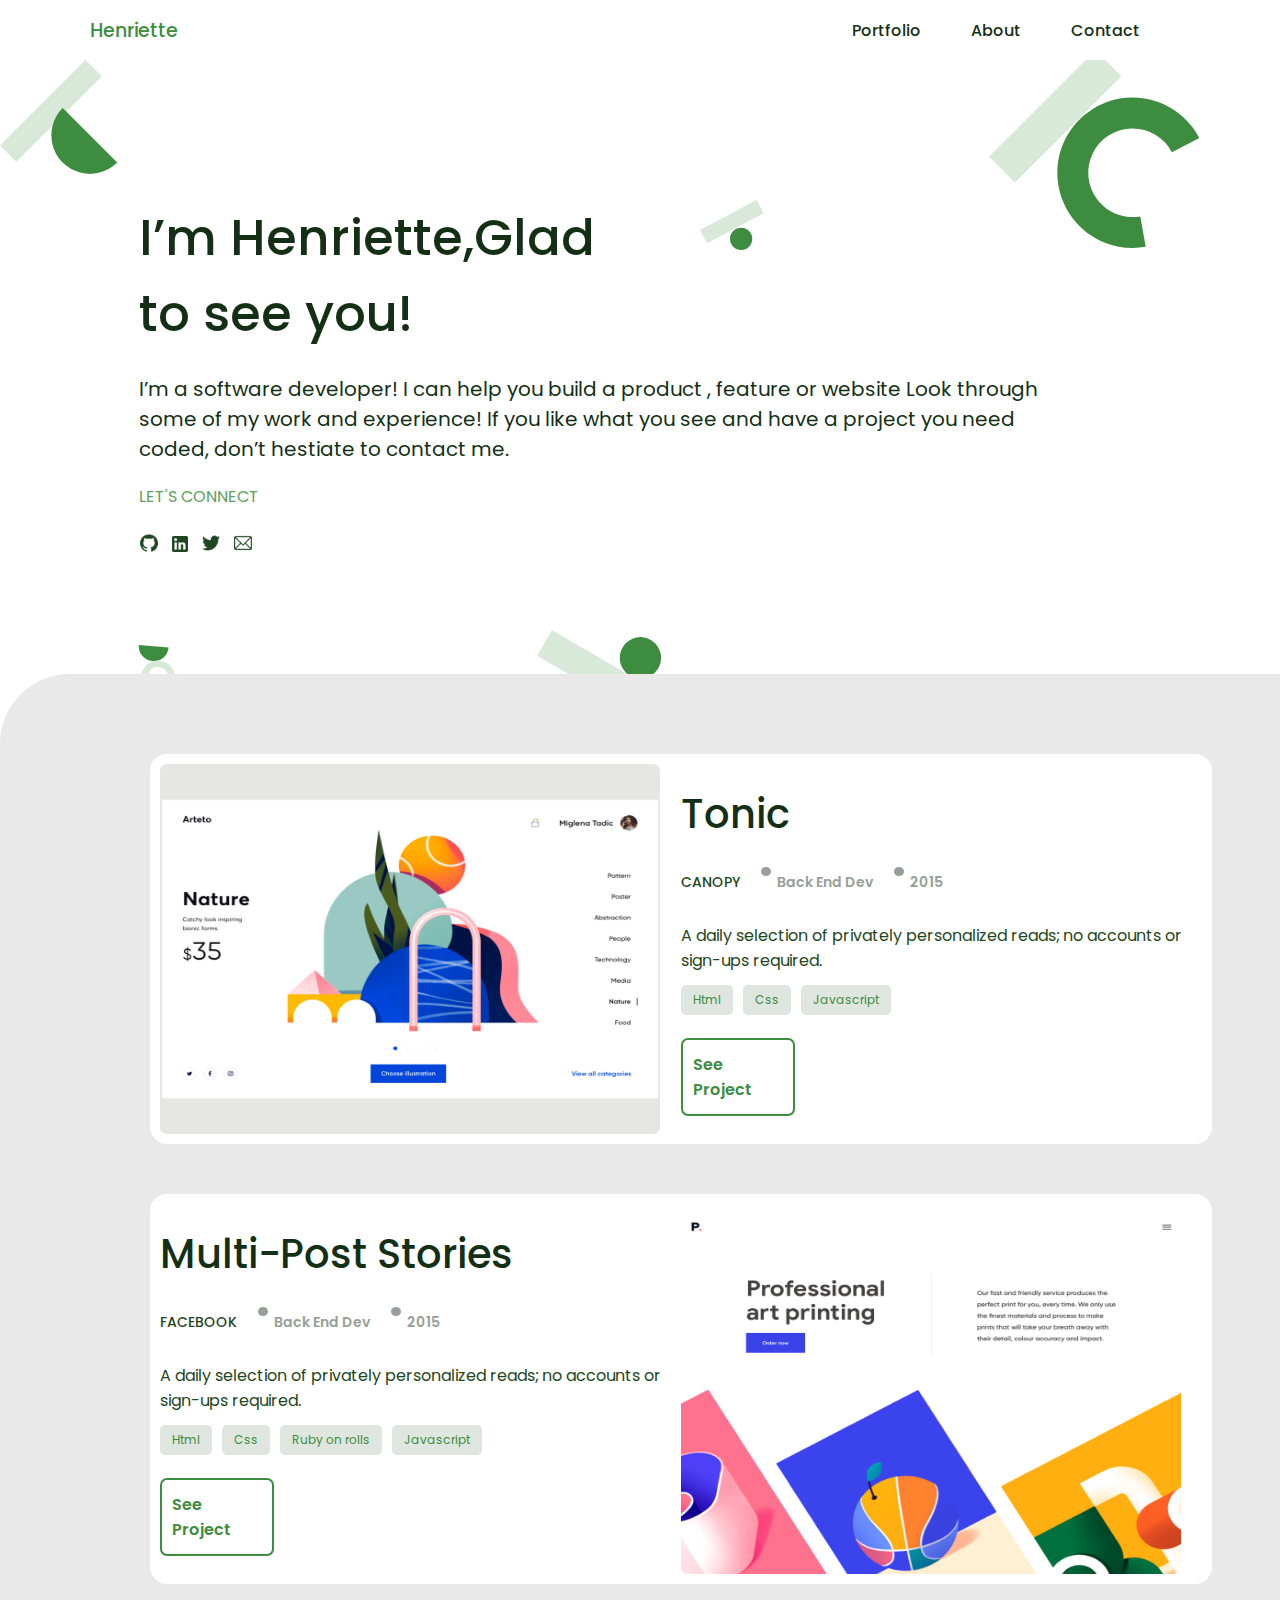
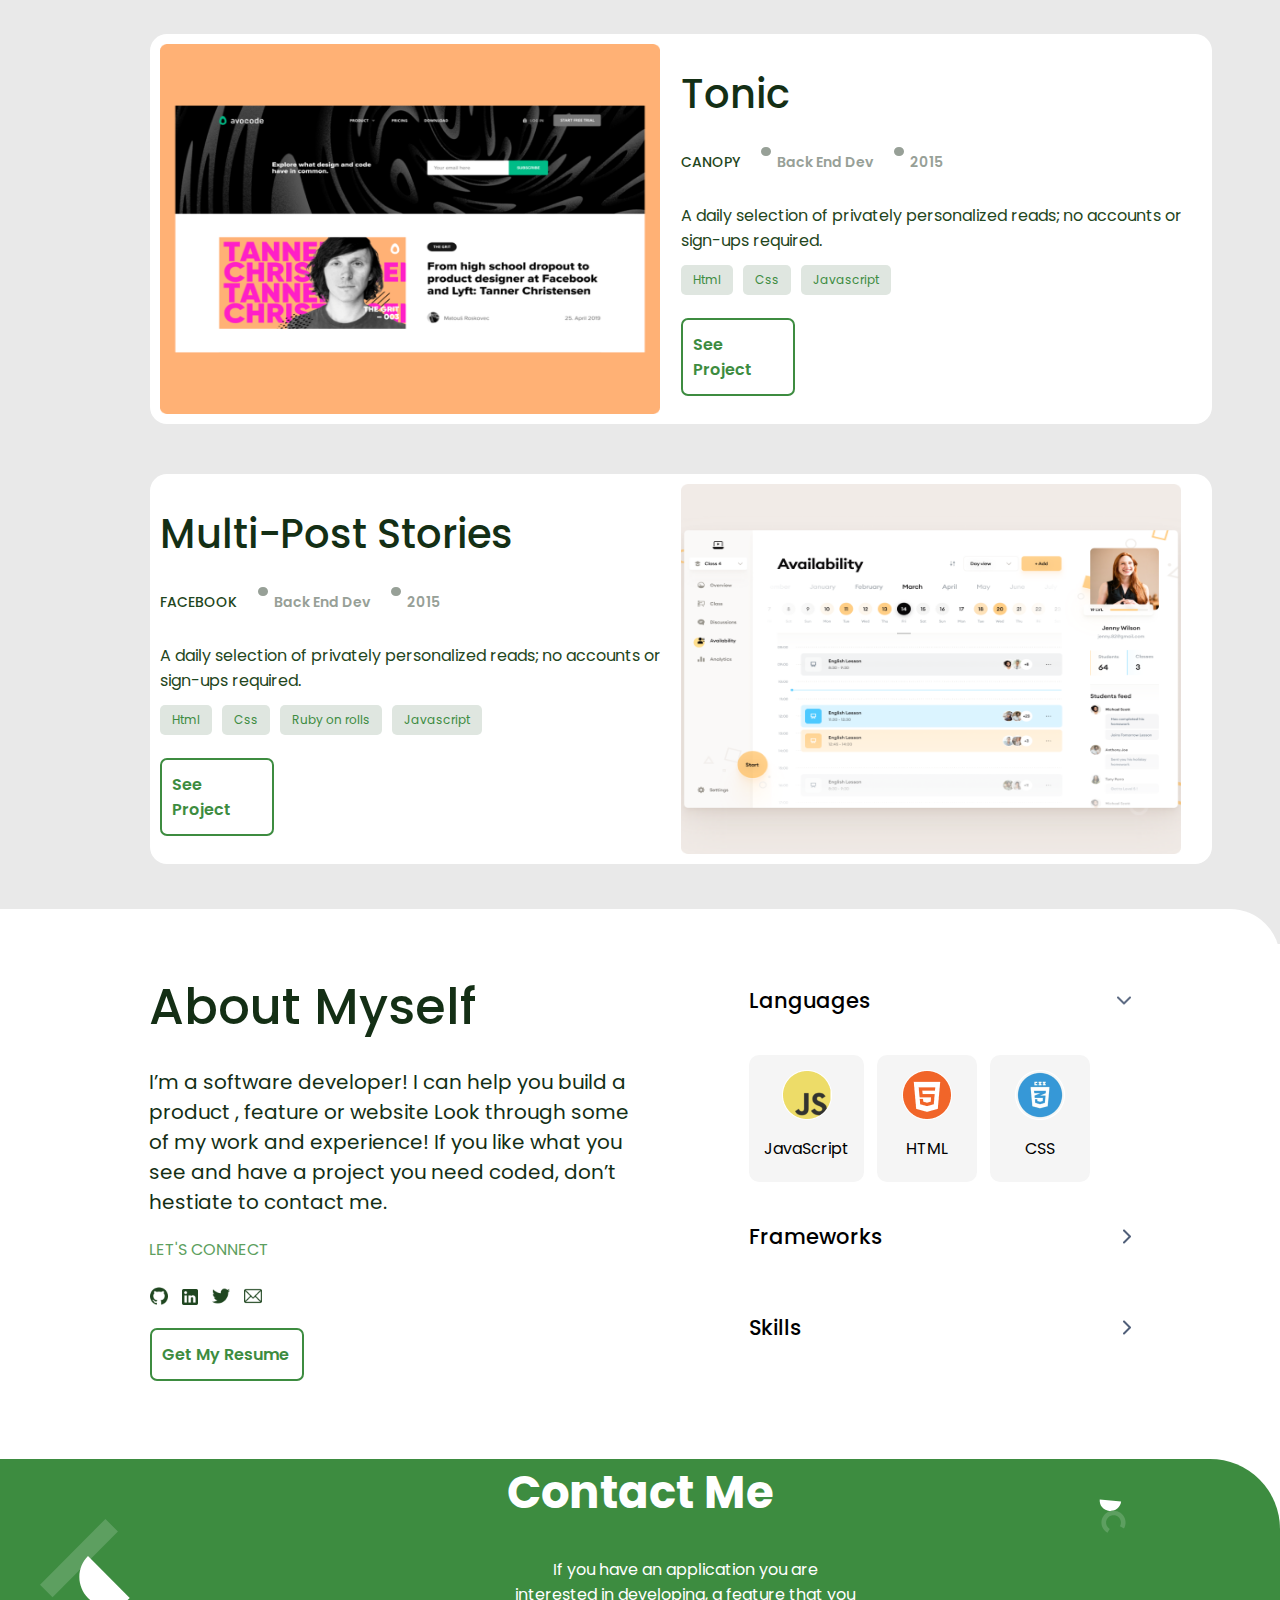
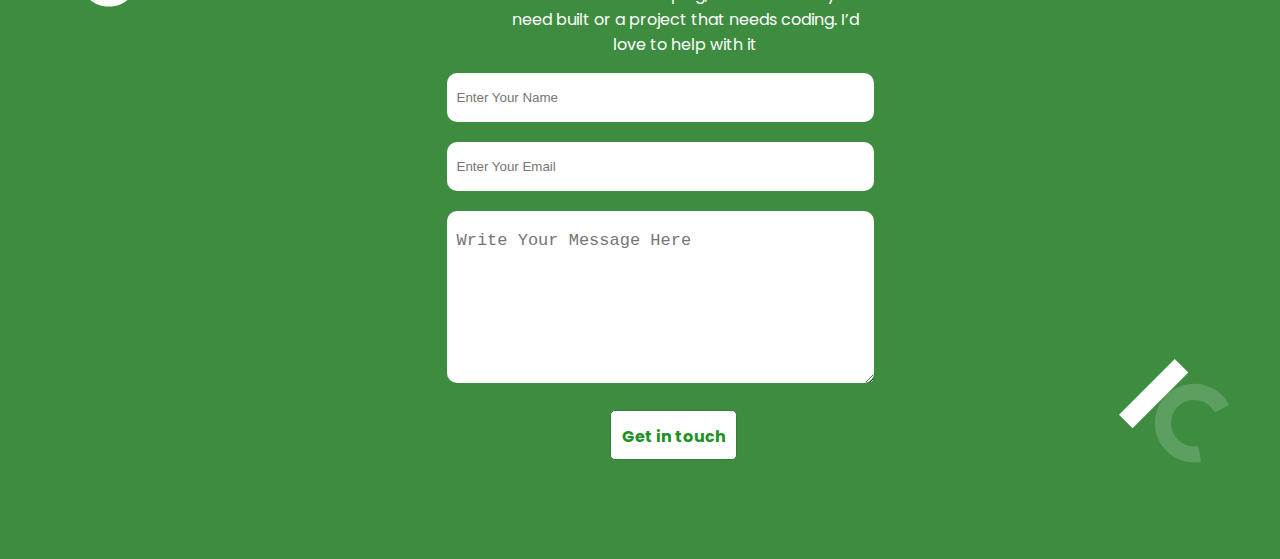
<file: index.html>
<!DOCTYPE html>
<html lang="en">
<head>
    <meta charset="UTF-8">
    <meta http-equiv="X-UA-Compatible" content="IE=edge">
    <meta name="viewport" content="width=device-width, initial-scale=1.0">
    <link rel="stylesheet" href="portfolio.css">
    <link rel="preconnect" href="https://fonts.googleapis.com">
    <link rel="preconnect" href="https://fonts.googleapis.com">
    <link rel="preconnect" href="https://fonts.gstatic.com" crossorigin>
    <link href="https://fonts.googleapis.com/css2?family=Poppins:wght@200;300;400;500;600&display=swap" rel="stylesheet">
<title>portfolio</title>
</head>
<body>
        <div class="navbar">
            <div class="name">Henriette</div>
            <div class="rightnav">Portfolio</div>
            <div class="rightnav">About</div>
            <div class="rightnav">Contact</div>
            
           
       </div>
      <div class="myIntroduction">
        <img class="topVector"src="icons/topVector.svg">
        <img class="middleVector" src="icons/middleVector.svg">
        <img class="leftVector" src="icons/leftVector.svg">
        <p class="welcomeText">I’m Henriette,Glad to see you!</p>
        <p class="description">I’m a software developer! I can help you build a product , feature or website Look through some of my work and experience! If you like what you see and have a project you need coded, don’t hestiate to contact me.</p>
        <p class="connect">LET'S CONNECT</p>
        <div class="icons">
            <a href="https://github.com/Henriette101"><img class="github" src="icons/github.png"></a>
        <a href="https://www.linkedin.com/in/ishimwe-henriette-aab074210/"><img class="linkedin"src="icons/linkedin-logo.png"></a>
        <img  class="twitter"src="icons/twitter.png">
        <img class="email"src="icons/email.png">
        </div>
        <img class="bottomleftVector"src="icons/bottomleftvector.svg">
        <img class="bottomrightVector" src="icons/bottomrightvector.svg">
     </div>
    <div class="middleSection">
        <div class="whiteDiv">
            <div class="snapshoot">
            <img src="images/Snapshoot Portfolio.png">
            </div>
            <div class="snapshotDetails">
                <div class="tonic">Tonic</div>
                <div class="timeslot"><span class="canopy">CANOPY</span> 
                    <span class="entity"> &#183;</span>
                    <span class="same" > Back End Dev</span>
                    <span class="entity"> &#183;</span>
                    <span class="same">2015</span></div>
                <div class="tonicDescription">A daily selection of privately personalized reads; no accounts or sign-ups required.</div>
                <div class="technologies">
                    <p>Html</p>
                    <p>Css</p>
                    <p>Javascript</p>
                </div>
                <div class="seeProject"><p>See Project</p></div>

            </div>
        </div>
        <div class="whiteDiv2">
          
            <div class="snapshotDetails">
                <div class="tonic">Multi-Post Stories</div>
                <div class="timeslot"><span class="canopy">FACEBOOK</span> 
                    <span class="entity"> &#183;</span>
                    <span class="same" > Back End Dev</span>
                    <span class="entity"> &#183;</span>
                    <span class="same">2015</span></div>
                <div class="tonicDescription">A daily selection of privately personalized reads; no accounts or sign-ups required.</div>
                <div class="technologies">
                    <p>Html</p>
                    <p>Css</p>
                    <p>Ruby on rolls</p>
                    <p>Javascript</p>
                </div>
                <div class="seeProject"><p>See Project</p></div>

            </div>

            <div class="snapshoot">
                <img src="images/Snapshoot Portfolio2.png">
            </div>

        </div>
       
        <div class="whiteDiv3">
            <div class="snapshoot">
            <img src="images/Snapshoot Portfolio3.png">
            </div>
            <div class="snapshotDetails">
                <div class="tonic">Tonic</div>
                <div class="timeslot"><span class="canopy">CANOPY</span> 
                    <span class="entity"> &#183;</span>
                    <span class="same" > Back End Dev</span>
                    <span class="entity"> &#183;</span>
                    <span class="same">2015</span></div>
                <div class="tonicDescription">A daily selection of privately personalized reads; no accounts or sign-ups required.</div>
                <div class="technologies">
                    <p>Html</p>
                    <p>Css</p>
                    <p>Javascript</p>
                </div>
                <div class="seeProject"><p>See Project</p></div>

            </div>
        </div>

        <div class="whiteDiv4">
          
            <div class="snapshotDetails">
                <div class="tonic">Multi-Post Stories</div>
                <div class="timeslot"><span class="canopy">FACEBOOK</span> 
                    <span class="entity"> &#183;</span>
                    <span class="same" > Back End Dev</span>
                    <span class="entity"> &#183;</span>
                    <span class="same">2015</span></div>
                <div class="tonicDescription">A daily selection of privately personalized reads; no accounts or sign-ups required.</div>
                <div class="technologies">
                    <p>Html</p>
                    <p>Css</p>
                    <p>Ruby on rolls</p>
                    <p>Javascript</p>
                </div>
                <div class="seeProject"><p>See Project</p></div>

            </div>

            <div class="snapshoot">
                <img src="images/Snapshoot Portfolio4.png">
            </div>
        </div>

    </div>
    <div class="whiteDiv5">
        <div class="aboutMyself">
          
                
            <p class="welcomeText2">About Myself</p>
            <p class="description2">I’m a software developer! I can help you build a product , feature or website Look through some of my work and experience! If you like what you see and have a project you need coded, don’t hestiate to contact me.</p>
            <p class="connect">LET'S CONNECT</p>
            <div class="icons">
                <a href="https://github.com/Henriette101"><img class="github" src="icons/github.png"></a>
                <a href="https://www.linkedin.com/in/ishimwe-henriette-aab074210/"><img class="linkedin"src="icons/linkedin-logo.png"></a>
                <img  class="twitter"src="icons/twitter.png">
                <img class="email"src="icons/email.png">
            </div>
            <div class="seeProject2"><p>Get My Resume</p></div>
            
        </div>
        <div class="Details">
            <div class="languages">
             <p>Languages</p>
             <img src="icons/Union.svg">
            </div>
            <div class="languagesIcons">
                <div class="js">
                    <img src="images/Ellipse 1.png">
                    <p>JavaScript</p>
                </div>
                <div class="html">
                    <img src="images/Ellipse 2.png">
                    <p>HTML</p>

                </div>
                <div class="css">
                    <img src="images/Ellipse 3.png">
                    <p>CSS</p>   
                </div>
             
            </div>
            <div class="languages">
                <p>Frameworks</p>
                <img src="icons/Union2.svg">
               </div>
               <div class="languages">
                <p>Skills</p>
                <img src="icons/Union2.svg">
               </div>

        </div>

    </div>

    <div class="footer">
        <h1>Contact Me</h1>
        <p>If you have an application you are interested in developing, a feature that you need built or a project that needs coding. I’d love to help with it</p>
        <div><input class="input1"type="text" placeholder="Enter Your Name"></div>
        <div><input type="text" class="input2" placeholder="Enter Your Email"></div>
        <div><textarea class="input3" placeholder="Write Your Message Here"></textarea></div>
        <div class="getInTouch">
            Get in touch
        </div>
    
        <img class="topVector22"src="icons/topVector22.svg">
        
        <img class="leftVector2"src="icons/leftVector2.svg">
        <img  class="bottomleftvector2"src="icons/bottomleftvector2.svg">
      
    </div>


    

</body>
</html>
</file>
<file: portfolio.css>
body{
        font-family: 'Poppins', sans-serif;
        padding-top: 50px;
      
        margin:0;
    
        
}


.navbar{
 display: flex;
    position:fixed;
   background-color: white;
    height:50px;
    right: 0;
    left:0;
    top:0;
    padding: 5px 90px;
    justify-content: space-between;
    align-items: center;
    z-index: 1000;
    
    
}

.name{
    flex:1;
    font-size: 19px;
    color:#3D8C40;
    font-weight:500;
    cursor: pointer;
}
div .rightnav{
 margin-right: 50px;
 font-size: 16px;
 color:#142F15;
 font-weight: 500;
 cursor: pointer;
}
.myIntroduction{
    
    
}


.topVector, .middleVector, .leftVector, .bottomleftVector, .bottomrightVector{
    position: absolute;
}

.topVector{
left:0;
top:60px;
height:130px;
}

.middleVector{
    left:700px;
    top:200px;
    height:50px;

}

.leftVector{
 right:60px;
 top:50px;
 height: 210px;
}
.welcomeText{
    font-weight: 500;
    color:#142F15;
    font-size: 50px;
     margin-left: 139px;
     width:460px;
     margin-top: 150px;
     /* animation: slide-in 2s forwards;
	direction: rtl; */
    
}

/* @keyframes slide-in {
    from {
        transform: translateX(100%);
    }
    to {
        transform: translateX(0);
    }
} */
.description{
    margin-left: 139px;
    width:940px;
    font-size: 20px;
    color:#142F15;
    margin-top: -28px;
}

.connect{
    margin-left: 139px;
    color:#5D9F60;
    cursor: pointer;
}

.icons{
    margin-left: 130px;
    margin-top: 25px;
    }
 .github, .twitter,.email{
    margin-left: 10px;
    height:18px;
    cursor: pointer;
    
}
.linkedin{
    height:16px;
    margin-left: 10px;
    cursor: pointer;
}
.bottomleftVector{
    height:70px;
    left:135px;
    top:630px;
}
.bottomrightVector{
    height:100px;
    right:600px;
    top:630px;
}

.middleSection{
    background-color: rgb(233, 233, 233);
    height:1710px;
   margin-top: 115px;
   z-index: 9;
   position: relative;
   border-top-left-radius:70px ;
   padding: 80px 150px;
   
}
.whiteDiv{
    height:370px;
    width:1042px;
    background-color:white;
    border-radius: 17px;
    display: grid;
    grid-template-columns: 1fr 1fr;
    padding: 10px;
}
.snapshoot{
    
}

.snapshoot img{
    height:370px;
    width: 500px;
}

.tonic{
    
    color:#142F15;
    font-size: 40px;
    font-weight: 500;
    margin-top: 20px;
    margin-bottom: 10px;

}
.timeslot{
  margin-top: -22px;
   margin-bottom: 15px; 
}
.canopy{
margin-right: 15px;
color:#1F4620;
font-weight: 500;
font-size: 14px;
}
.entity{
    font-size:50px;
    color:#97a097;
    font-weight: bold;
    padding-top: 30px;
}

.same{
    color:#97a097;
    font-weight: 600;
    margin-right: 15px;
    font-size: 14px;
}

.tonicDescription{
    color:#1F4620;
}

.technologies{
    display: flex;
    
}
.technologies p{
    margin-right: 10px;
    background-color: #dfe6e0;
    padding: 6px 12px;
    font-size: 12px;
    border-radius: 5px;
    color:#3D8C40;
}

.seeProject{
    margin-top: -5px;
}

.seeProject p{
    border: 2px solid #3D8C40;
    width:90px;
    padding: 12px 10px;
    color: #3D8C40;
    font-weight: 580;
    border-radius: 7px;
    
}

.whiteDiv2{
    height:370px;
    width:1042px;
    background-color:white;
    border-radius: 17px;
    display: grid;
    grid-template-columns: 1fr 1fr;
    padding: 10px;
    margin-top: 50px;

}

.whiteDiv3{
    height:370px;
    width:1042px;
    background-color:white;
    border-radius: 17px;
    display: grid;
    grid-template-columns: 1fr 1fr;
    padding: 10px;
    margin-top: 50px;

}

.whiteDiv4{
    height:370px;
    width:1042px;
    background-color:white;
    border-radius: 17px;
    display: grid;
    grid-template-columns: 1fr 1fr;
    padding: 10px;
    margin-top: 50px;

}

.whiteDiv5{
    height:500px;
    z-index: 19;
    position: relative;
    background-color:white;
    border-top-right-radius: 50px;
    display: grid;
    grid-template-columns: 1fr 1fr;

    padding: 10px;
    margin-top: -35px;
   

}
.whiteDiv5 .aboutMyself{
    margin-right: 100px;
}

.welcomeText2{
      font-weight: 500;
    color:#142F15;
    font-size: 50px;
     margin-left: 139px;
     width:460px;
   
}

.description2{
    margin-left: 139px;
    width:500px;
    font-size: 20px;
    color:#142F15;
    margin-top: -28px;
}

.seeProject2 p{
    border: 2px solid #3D8C40;
    width:130px;
    padding: 12px 10px;
    color: #3D8C40;
    font-weight: 580;
    border-radius: 7px;
    
}

.seeProject2{
    margin-left: 140px;
}

.Details{
    display:flex;
    flex-direction: column;
    margin-top: 45px;
    justify-content: space-between;
    margin-bottom: 55px;
    margin-right: 139px;
}

.languages{
    display: flex;
    flex-direction: row;
    justify-content: space-between;
 
}
.languages p{
    font-weight:500;
    font-size:21px
    
}
.languagesIcons{
    display: flex;
    flex-direction: row;
 }

.js, .html, .css{
    display: flex;
    flex-direction: column;
    align-items: center;
    background-color: rgb(245, 245, 245);
    border-radius: 10px;
    margin-right: 13px;
    
}
.js{
    padding: 15px 15px 5px 15px;
}
.html, .css{
padding: 15px 25px 5px 25px;
}

.languagesIcons img{
    height:50px;
    width:50px;
}

.footer{
    background-color: #3D8C40;
    height:700px;
    border-top-right-radius:70px ;
    text-align: center;
    position: relative;
}
.footer h1{
    font-size: 45px;
    color: white;
}
.footer p{
    width:350px;
   margin-left: 510px;
   color: white;
}

.input1, .input2, .input3{
    width:415px;
    margin-bottom: 20px;
    margin-left: 40px;
}

.input1, .input2{
    height:47px;
    border-radius: 10px;
    padding-left: 10px;
    border-style: none;
}

.input3{
    height:150px;
    padding-left: 10px;
    border-radius: 10px;
    border-style: none;
    text-align:start;
    width:415px;
    margin-bottom: 20px;
    padding-top: 20px;
    font-size: 17px;
    
}

.getInTouch{
    background-color: white;
    height:35px;
    width:125px;
    text-align: center;
    padding-top: 13px;
    border-radius: 5px;
    border: 1.5px solid #3a7a3b;
    margin-left: 610px;
    font-weight: 700;
    color: #209123;
}

.footer .topVector22 {
   position:absolute;
   left: 40px;
   top:60px;
   height:100px
}

.footer .leftVector2{
    position: absolute;
    right:40px;
    top:500px;
    height:110px
}

.footer .bottomleftvector2{
    position:absolute;
    top:30px;
    right:150px;
    height:50px;
}
</file>
